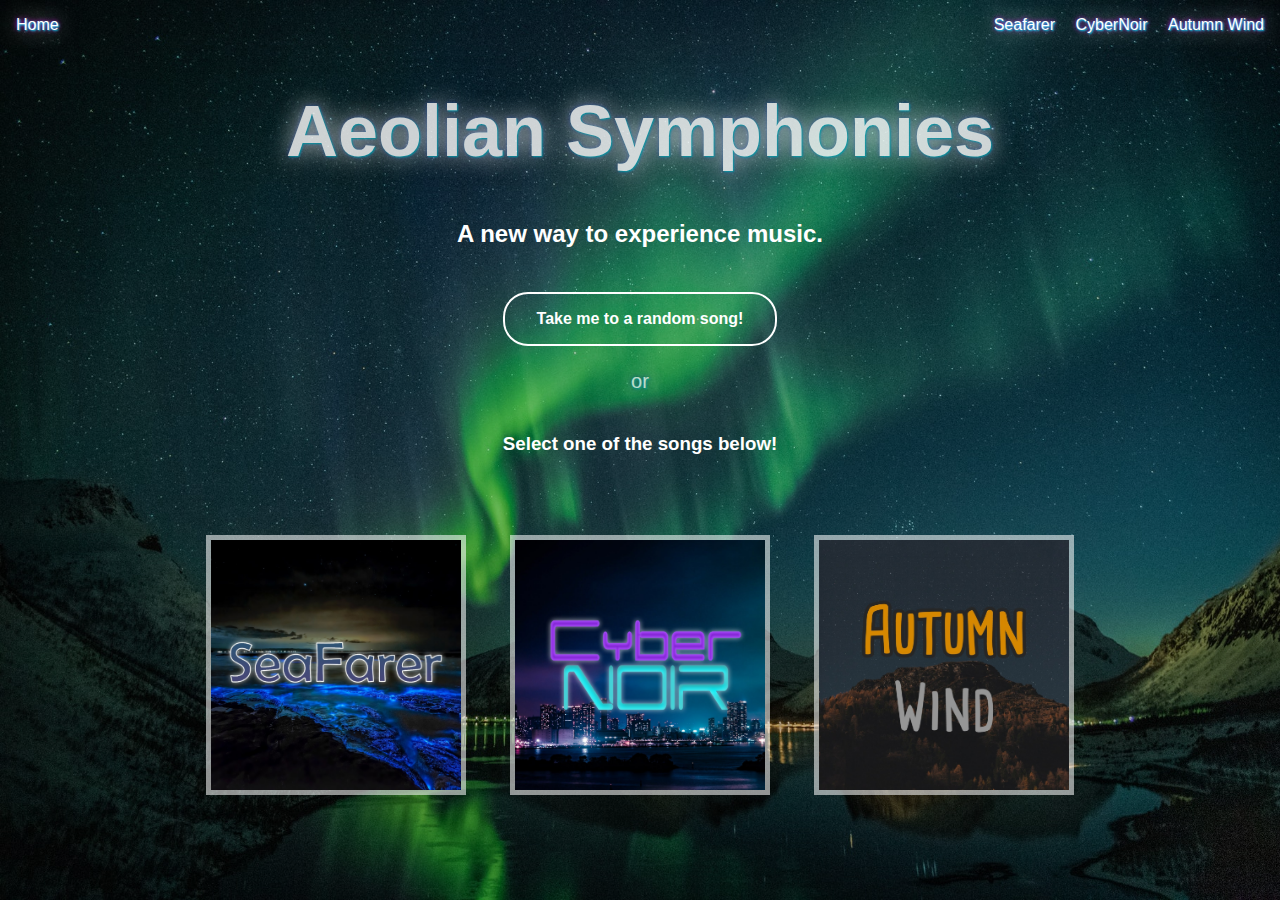
<file: index.html>
<!DOCTYPE html>
<!-- This is the Home Page for the Web Application -->
<html>
    <head>
        <title>Aeolian Symphonies</title>
        <link rel="stylesheet" href="layout.css">
    </head>
  
    <body>
        
        <script src="script.js"></script>
        
        <!-- Navigation Bar -->
        
        <ul>
            <li><a class="home" href="index.html">Home</a></li>
            <li><a href="sf.html">Seafarer</a></li>
            <li><a href="cn.html">CyberNoir</a></li>
            <li><a href="aw.html">Autumn Wind</a></li>
        </ul>
        
        <!-- Header and Description -->

        <h1>Aeolian Symphonies</h1>
        <h2 id="description">A new way to experience music.</h2>
        
        <!-- Button which takes users to a random page -->
        
        <div>
            <button id="random" onclick="randompage()">Take me to a random song!</button>
        </div>
        
        <p>or</p>
        
        <h3>Select one of the songs below!</h3>
        
        <!-- Cover art which links to the respective songs -->
        
        <div>
            <a href="sf.html"><img src="img/tsf.jpg" alt="Seafarer"></a>
            <a href="cn.html"><img src="img/tcn.jpg" alt="CyberNoir"></a>
            <a href="aw.html"><img src="img/taw.jpg" alt="Autumn Wind"></a>
        </div>
    </body>
</html>
</file>
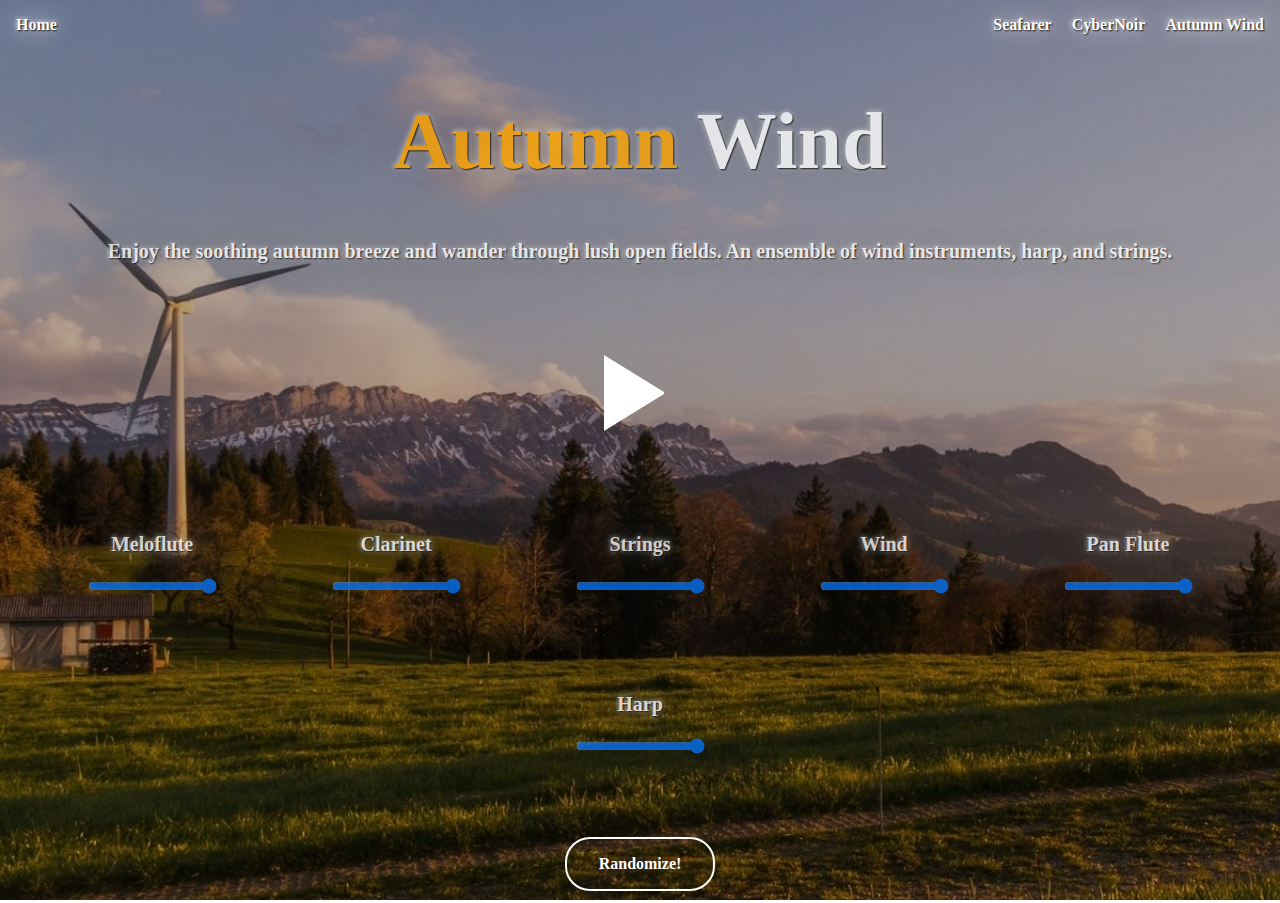
<file: aw.html>
<!DOCTYPE html>
<html>
    <head>
        <title>Autumn Wind</title>
        <link rel="stylesheet" href="aw.css">
    </head>
  
    <body>
        
        <script src="music.js"></script>
        
        <!-- Navigation Bar -->
        
        <ul>
            <li><a class="home" href="index.html">Home</a></li>
            <li><a href="sf.html">Seafarer</a></li>
            <li><a href="cn.html">CyberNoir</a></li>
            <li><a href="aw.html">Autumn Wind</a></li>
        </ul>
        
        <!-- Header and Description -->

        <h1><span class="autumn">Autumn </span>Wind</h1>
        <p id="description">Enjoy the soothing autumn breeze and wander through lush open fields. An ensemble of wind instruments, harp, and strings.</p>

        <!-- Play/Pause Buttons -->
        
        <div class="buttoncontainer">
            <input type="button" id="playpause" class="buttonplay" onclick="play()">
        </div>
        
        <!-- Sliders and Labels for Instrumental Tracks -->
        <!-- Sliders are set to have a min of 0 and a max of 1 and each step increases or decreases the value by 0.01 -->
        
        <div>
            <div class="slidecontainer">
                <p>Meloflute</p>
                <input type="range" min="0" max="1" value="1" step="0.01" class="slider" id="strack1" onchange='volume("track1","strack1")'>
            </div>

            <div class="slidecontainer">
                <p>Clarinet</p>
                <input type="range" min="0" max="1" value="1" step="0.01" class="slider" id="strack2" onchange='volume("track2","strack2")'>
            </div>

            <div class="slidecontainer">
                <p>Strings</p>
                <input type="range" min="0" max="1" value="1" step="0.01" class="slider" id="strack3" onchange='volume("track3","strack3")'>
            </div>

            <div class="slidecontainer">
                <p>Wind</p>
                <input type="range" min="0" max="1" value="1" step="0.01" class="slider" id="strack4" onchange='volume("track4","strack4")'>
            </div>

            <div class="slidecontainer">
                <p>Pan Flute</p>
                <input type="range" min="0" max="1" value="1" step="0.01" class="slider" id="strack5" onchange='volume("track5","strack5")'>
            </div>

            <div class="slidecontainer">
                <p>Harp</p>
                <input type="range" min="0" max="1" value="1" step="0.01" class="slider" id="strack6" onchange='volume("track6","strack6")'>
            </div>
        </div>
        
        <!-- The Randomize Button -->
        
        <div>
            <button id="random" onclick="randomize()">Randomize!</button>
        </div>
        
        <!-- Audio Files which prioritize .ogg from .mp3, set to loop -->
        
        <audio loop id="track1">
            <source src="audio/aw/aw_Insert%201.ogg" type="audio/ogg" />
            <source src="audio/aw/aw_Insert%201.mp3" type="audio/mp3" />
            Your browser does not support the audio element.
        </audio>
        
        <audio loop id="track2">
            <source src="audio/aw/aw_Insert%202.ogg" type="audio/ogg" />
            <source src="audio/aw/aw_Insert%202.mp3" type="audio/mp3" />
            Your browser does not support the audio element.
        </audio>
        
        <audio loop id="track3">
            <source src="audio/aw/aw_Insert%203.ogg" type="audio/ogg" />
            <source src="audio/aw/aw_Insert%203.mp3" type="audio/mp3" />
            Your browser does not support the audio element.
        </audio>
        
        <audio loop id="track4">
            <source src="audio/aw/aw_Insert%204.ogg" type="audio/ogg" />
            <source src="audio/aw/aw_Insert%204.mp3" type="audio/mp3" />
            Your browser does not support the audio element.
        </audio>
        
        <audio loop id="track5">
            <source src="audio/aw/aw_Insert%205.ogg" type="audio/ogg" />
            <source src="audio/aw/aw_Insert%205.mp3" type="audio/mp3" />
            Your browser does not support the audio element.
        </audio>
        
        <audio loop id="track6">
            <source src="audio/aw/aw_Insert%206.ogg" type="audio/ogg" />
            <source src="audio/aw/aw_Insert%206.mp3" type="audio/mp3" />
            Your browser does not support the audio element.
        </audio>

    </body>
</html>
</file>
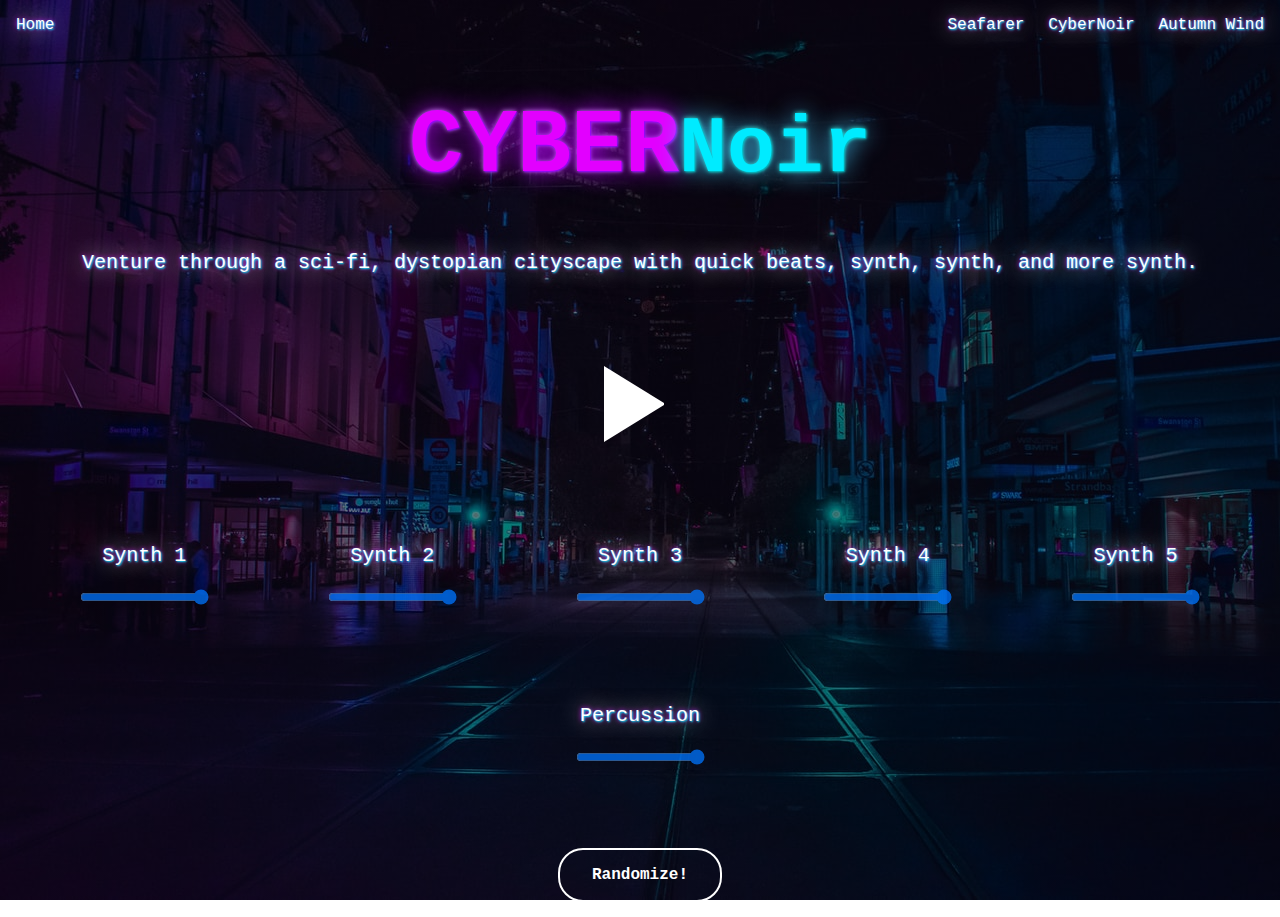
<file: cn.html>
<!DOCTYPE html>
<html>
    <head>
        <title>CyberNoir</title>
        <link rel="stylesheet" href="cn.css">
    </head>
  
    <body>
        
        <script src="music.js"></script>
        
        <!-- Navigation Bar -->
        
        <ul>
            <li><a class="home" href="index.html">Home</a></li>
            <li><a href="sf.html">Seafarer</a></li>
            <li><a href="cn.html">CyberNoir</a></li>
            <li><a href="aw.html">Autumn Wind</a></li>
        </ul>

        <!-- Header and Description -->

        <h1><span class="cyber">CYBER</span><span class="noir">Noir</span></h1>
        <p id="description">Venture through a sci-fi, dystopian cityscape with quick beats, synth, synth, and more synth.</p>

        <!-- Play/Pause Buttons -->
        
        <div class="buttoncontainer">
            <input type="button" id="playpause" class="buttonplay" onclick="play()">
        </div>
        
        <!-- Sliders and Labels for Instrumental Tracks -->
        <!-- Sliders are set to have a min of 0 and a max of 1 and each step increases or decreases the value by 0.01 -->
        
        <div>
            <div class="slidecontainer">
                <p>Synth 1</p>
                <input type="range" min="0" max="1" value="1" step="0.01" class="slider" id="strack1" onchange='volume("track1","strack1")'>
            </div>

            <div class="slidecontainer">
                <p>Synth 2</p>
                <input type="range" min="0" max="1" value="1" step="0.01" class="slider" id="strack2" onchange='volume("track2","strack2")'>
            </div>

            <div class="slidecontainer">
                <p>Synth 3</p>
                <input type="range" min="0" max="1" value="1" step="0.01" class="slider" id="strack3" onchange='volume("track3","strack3")'>
            </div>

            <div class="slidecontainer">
                <p>Synth 4</p>
                <input type="range" min="0" max="1" value="1" step="0.01" class="slider" id="strack4" onchange='volume("track4","strack4")'>
            </div>

            <div class="slidecontainer">
                <p>Synth 5</p>
                <input type="range" min="0" max="1" value="1" step="0.01" class="slider" id="strack5" onchange='volume("track5","strack5")'>
            </div>

            <div class="slidecontainer">
                <p>Percussion</p>
                <input type="range" min="0" max="1" value="1" step="0.01" class="slider" id="strack6" onchange='volume("track6","strack6")'>
            </div>
        </div>
        
        <!-- The Randomize Button -->
        
        <div>
            <button id="random" onclick="randomize()">Randomize!</button>
        </div>
        
        <!-- Audio Files which prioritize .ogg from .mp3, set to loop -->
        
        <audio loop id="track1">
            <source src="audio/cn/cn_Insert%201.ogg" type="audio/ogg" />
            <source src="audio/cn/cn_Insert%201.mp3" type="audio/mp3" />
            Your browser does not support the audio element.
        </audio>
        
        <audio loop id="track2">
            <source src="audio/cn/cn_Insert%202.ogg" type="audio/ogg" />
            <source src="audio/cn/cn_Insert%202.mp3" type="audio/mp3" />
            Your browser does not support the audio element.
        </audio>
        
        <audio loop id="track3">
            <source src="audio/cn/cn_Insert%203.ogg" type="audio/ogg" />
            <source src="audio/cn/cn_Insert%203.mp3" type="audio/mp3" />
            Your browser does not support the audio element.
        </audio>
        
        <audio loop id="track4">
            <source src="audio/cn/cn_Insert%204.ogg" type="audio/ogg" />
            <source src="audio/cn/cn_Insert%204.mp3" type="audio/mp3" />
            Your browser does not support the audio element.
        </audio>
        
        <audio loop id="track5">
            <source src="audio/cn/cn_Insert%205.ogg" type="audio/ogg" />
            <source src="audio/cn/cn_Insert%205.mp3" type="audio/mp3" />
            Your browser does not support the audio element.
        </audio>
        
        <audio loop id="track6">
            <source src="audio/cn/cn_Insert%206.ogg" type="audio/ogg" />
            <source src="audio/cn/cn_Insert%206.mp3" type="audio/mp3" />
            Your browser does not support the audio element.
        </audio>



    </body>
</html>
</file>
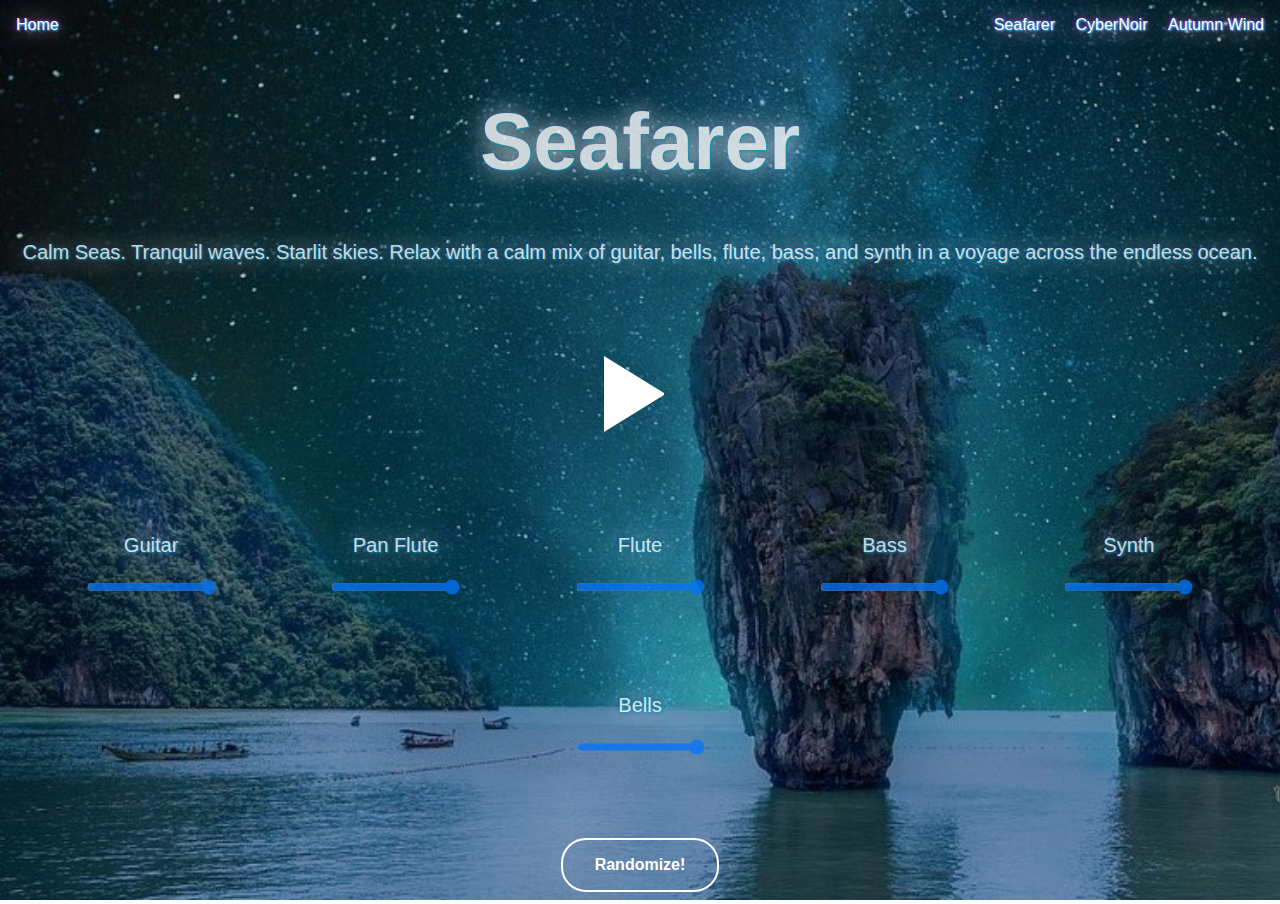
<file: sf.html>
<!DOCTYPE html>
<html>
    <head>
        <title>Seafarer</title>
        <link rel="stylesheet" href="sf.css">
    </head>
  
    <body>
        
        <script src="music.js"></script>
        
        <!-- Navigation Bar -->
        
        <ul>
            <li><a class="home" href="index.html">Home</a></li>
            <li><a href="sf.html">Seafarer</a></li>
            <li><a href="cn.html">CyberNoir</a></li>
            <li><a href="aw.html">Autumn Wind</a></li>
        </ul>

        <!-- Header and Description -->

        <h1>Seafarer</h1>
        <p id="description">Calm Seas. Tranquil waves. Starlit skies. Relax with a calm mix of guitar, bells, flute, bass, and synth in a voyage across the endless ocean.</p>

        <!-- Play/Pause Buttons -->
        
        <div class="buttoncontainer">
            <input type="button" id="playpause" class="buttonplay" onclick="play()">
        </div>
    
        <!-- Sliders and Labels for Instrumental Tracks -->
        <!-- Sliders are set to have a min of 0 and a max of 1 and each step increases or decreases the value by 0.01 -->
        
        <div>
            <div class="slidecontainer">
                <p>Guitar</p>
                <input type="range" min="0" max="1" value="1" step="0.01" class="slider" id="strack1" onchange='volume("track1","strack1")'>
            </div>

            <div class="slidecontainer">
                <p>Pan Flute</p>
                <input type="range" min="0" max="1" value="1" step="0.01" class="slider" id="strack2" onchange='volume("track2","strack2")'>
            </div>

            <div class="slidecontainer">
                <p>Flute</p>
                <input type="range" min="0" max="1" value="1" step="0.01" class="slider" id="strack3" onchange='volume("track3","strack3")'>
            </div>

            <div class="slidecontainer">
                <p>Bass</p>
                <input type="range" min="0" max="1" value="1" step="0.01" class="slider" id="strack4" onchange='volume("track4","strack4")'>
            </div>

            <div class="slidecontainer">
                <p>Synth</p>
                <input type="range" min="0" max="1" value="1" step="0.01" class="slider" id="strack5" onchange='volume("track5","strack5")'>
            </div>

            <div class="slidecontainer">
                <p>Bells</p>
                <input type="range" min="0" max="1" value="1" step="0.01" class="slider" id="strack6" onchange='volume("track6","strack6")'>
            </div>
        </div>
        
        <!-- The Randomize Button -->
        
        <div>
            <button id="random" onclick="randomize()">Randomize!</button>
        </div>
        
        <!-- Audio Files which prioritize .ogg from .mp3, set to loop -->
        
        <audio loop id="track1">
            <source src="audio/sf/sf_Insert%201.ogg" type="audio/ogg" />
            <source src="audio/sf/sf_Insert%201.mp3" type="audio/mp3" />
            Your browser does not support the audio element.
        </audio>
        
        <audio loop id="track2">
            <source src="audio/sf/sf_Insert%202.ogg" type="audio/ogg" />
            <source src="audio/sf/sf_Insert%202.mp3" type="audio/mp3" />
            Your browser does not support the audio element.
        </audio>
        
        <audio loop id="track3">
            <source src="audio/sf/sf_Insert%203.ogg" type="audio/ogg" />
            <source src="audio/sf/sf_Insert%203.mp3" type="audio/mp3" />
            Your browser does not support the audio element.
        </audio>
        
        <audio loop id="track4">
            <source src="audio/sf/sf_Insert%204.ogg" type="audio/ogg" />
            <source src="audio/sf/sf_Insert%204.mp3" type="audio/mp3" />
            Your browser does not support the audio element.
        </audio>
        
        <audio loop id="track5">
            <source src="audio/sf/sf_Insert%205.ogg" type="audio/ogg" />
            <source src="audio/sf/sf_Insert%205.mp3" type="audio/mp3" />
            Your browser does not support the audio element.
        </audio>
        
        <audio loop id="track6">
            <source src="audio/sf/sf_Insert%206.ogg" type="audio/ogg" />
            <source src="audio/sf/sf_Insert%206.mp3" type="audio/mp3" />
            Your browser does not support the audio element.
        </audio>



    </body>
</html>
</file>
<file: layout.css>
*{
    font-family: Arial, Verdana;
    color: white;
    text-align: center;
}

body {
    background-image: linear-gradient(rgba(0, 0, 0, 0.2), rgba(0, 0, 0, 0.2)), url("img/main.jpg");
    background-repeat: no-repeat;
    background-attachment: fixed;  
    background-size: cover;
}

img {
    max-width: 250px;
    border: 5px solid rgba(255, 255, 255, 0.56);
    cursor: pointer;
    margin: 20px;
}

img:hover {
    transform: scale(1.1);
}

h1,p {
    text-shadow: 1px 1px 2px #01acba, 0 0 25px #ffffff, 0 0 5px #001983;
    opacity: 0.7;
}

h1 {
    font-size: 72px;
    opacity: 0.8;
}

p {
    font-size:20px;
}

ul {
    list-style-type: none; /* Removes bullets */
    margin: 0px;
    padding: 0px;
    text-align: right; /*Aligns navbar elements to the right*/
}

li {
    display: inline; /* Keeps navbar elements in the same line */
}

li a {
    display: inline-block; /*Makes navbar elements a block so that it looks tidier */
    color: white;
    text-align: center;
    padding: 8px 8px;
    text-decoration: none; /* Removes the default underline */
    font-size: 16px;
    color: #ffffff;
    text-shadow: 1px 1px 2px #00ebff, 0 0 25px #ffffff, 0 0 5px #e200ff;
}

li a:hover {
    color: #e0e0e0;
    text-shadow: 2px 2px 3px #34efff, 0 0 25px #ffffff, 0 0 15px #ffffff;
}

.home {
    float: left;
}

#description, h3 {
    margin: 40px;
}

h3 {
    padding-bottom: 20px;
}

div {
    justify-content: center;
    align-items: center;
    text-align: center;
}

.buttoncontainer {
    position: relative;
    height: 240px;
    border: none;
    display: grid;
}


#random{
    background-color: transparent;
    border: 2px solid #ffffff;;
    color: white;
    padding: 16px 32px;
    text-align: center;
    font-weight:bold;
    font-size: 16px;
    margin: 4px 2px;
    transition-duration: 0.4s;
    cursor: pointer;
    border-radius: 25px;
}

#random:hover{
    background-color: rgba(128, 128, 128, 0.6);
}
</file>
<file: aw.css>
*{
    font-family: Georgia, Times New Roman;
    color:#ffffff;
    font-weight:bold;
}

h1,p {
    text-shadow: 1px 1px 2px #000000, 0 0 25px #868686, 0 0 5px #ffffff; /* Glow Effects */
    opacity: 0.8;
}

h1 {
    font-size: 80px;
    text-align: center;
}

p {
    font-size:20px;
}

.autumn{
    color:orange;
}

ul {
    list-style-type: none; /* Removes bullets */
    margin: 0px;
    padding: 0px;
    text-align: right; /*Aligns navbar elements to the right*/ 
}

li {
    display: inline; /* Keeps navbar elements in the same line */
}

li a {
    display: inline-block; /*Makes navbar elements a block so that it looks tidier */
    color: white;
    text-align: center;
    padding: 8px 8px;
    text-decoration: none; /* Removes the default underline */
    font-size: 16px;
    color: #ffffff;
    text-shadow: 1px 1px 2px #000000, 0 0 25px #ffffff, 0 0 5px #ffffff; /* Glow Effects */
}

li a:hover {
    color: #e0e0e0;
    text-shadow: 2px 2px 3px #000000, 0 0 25px #ffb948, 0 0 15px #ffbc50;
}

.home {
    float: left; /* Makes the home button float to the top left corner of the page */
}

#description {
    text-align:center;
    margin: 10px;
}


body {
    background-image: linear-gradient( rgba(0, 0, 0, 0.3), rgba(0, 0, 0, 0.3) ), url('img/aw.jpg'); /* Sets background image and darkens it */
    background-repeat: no-repeat;
    background-attachment: fixed;  
    background-size: cover;
}

div {
    justify-content: center;
    align-items: center;
    text-align: center;
}

/* .buttonplay and .buttonpause create the shape of play and pause buttons through the use of css borders */

.buttonplay, .buttonpause {
    border: 0;
    background: transparent;
    box-sizing: border-box;
    width: 0;
    height: 74px;

    border-color: transparent transparent transparent #ffffff;
    transition: 100ms all ease;
    cursor: pointer;
    
}

/* 'Play' icon for the button */

.buttonplay {
    border-style: solid;
    border-width: 37px 0 37px 60px;
}

/* 'Pause' icon for the button */

.buttonpause {
    border-style: double;
    border-width: 0px 0 0px 60px;
}

/* Additional Hover Effects */

.buttonplay:hover, .buttonpause:hover {
    border-color: transparent transparent transparent #d1d1d1;
}

.buttoncontainer {
    position: relative;
    height: 240px;
    border: none;
    display: grid;
}

/* Container for sliders and description */

.slidecontainer {
    position: relative;
    height: 160px;
    width: 240px;
    display: inline-block;

}

.slider {
    opacity: 75%;  
}

/* Customizes the randomize button */

#random{
    background-color: transparent;
    border: 2px solid #ffffff;;
    color: white;
    padding: 16px 32px;
    text-align: center;
    font-weight:bold;
    font-size: 16px;
    margin: 4px 2px;
    transition-duration: 0.4s;
    cursor: pointer;
    border-radius: 25px;
}

#random:hover{
    background-color: rgba(128, 128, 128, 0.6);
}
</file>
<file: cn.css>
*{
    font-family: monospace;
}

h1 {
    font-size: 80px;
    text-align: center;
}

p {
    color:white;
    font-size:20px;
    text-shadow: 1px 1px 2px #00ebff, 0 0 25px #ffffff, 0 0 5px #e200ff; /* Glow Effects */
}

.cyber {
    color: #e200ff;
    font-size:90px;
    font-family:courier;
    text-shadow: 1px 1px 2px #9300ff, 0 0 25px #ba00ff, 0 0 5px #deb7ff;
}

.noir {
    color:#00ebff;
    text-shadow: 1px 1px 2px #00bbc3, 0 0 25px #44cdff, 0 0 5px #2dffe7;
}

ul {
    list-style-type: none; /* Removes bullets */
    margin: 0px;
    padding: 0px;
    text-align: right; /*Aligns navbar elements to the right*/ 
}

li {
    display: inline; /* Keeps navbar elements in the same line */

}

li a {
    display: inline-block; /*Makes navbar elements a block so that it looks tidier */
    color: white;
    text-align: center;
    padding: 8px 8px;
    text-decoration: none; /* Removes the default underline */
    font-size: 16px;
    color: #ffffff;
    text-shadow: 1px 1px 2px #00ebff, 0 0 25px #ffffff, 0 0 5px #e200ff;
}

li a:hover {
    color: #e0e0e0;
    text-shadow: 2px 2px 3px #00ebff, 0 0 25px #ffffff, 0 0 15px #ffffff;
}

.home {
    float: left; /* Makes the home button float to the top left corner of the page */
}

.home:hover {
    text-shadow: 2px 2px 3px #eb00ff, 0 0 25px #ffffff, 0 0 15px #ffffff;
}

#description {
    text-align:center;
    margin: 10px;
}


body {
    background-image: linear-gradient( rgba(0, 0, 0, 0.5), rgba(0, 0, 0, 0.5) ), url('img/cn.jpeg'); /* Sets background image and darkens it */
    background-repeat: no-repeat;
    background-attachment: fixed;  
    background-size: cover;
}

div {
    justify-content: center;
    align-items: center;
    text-align: center;
}

/* .buttonplay and .buttonpause create the shape of play and pause buttons through the use of css borders */

.buttonplay, .buttonpause {
    border: 0;
    background: transparent;
    box-sizing: border-box;
    width: 0;
    height: 74px;

    border-color: transparent transparent transparent #ffffff;
    transition: 100ms all ease;
    cursor: pointer;
    
}

/* 'Play' icon for the button */

.buttonplay {
    border-style: solid;
    border-width: 37px 0 37px 60px;
}

/* 'Pause' icon for the button */

.buttonpause {
    border-style: double;
    border-width: 0px 0 0px 60px;
}

/* Additional Hover Effects */

.buttonplay:hover {
    border-color: transparent transparent transparent #ffccf9;
}

.buttonpause:hover {
    border-color: transparent transparent transparent #ccfbff;
}

.buttoncontainer {
    position: relative;
    height: 240px;
    border: none;
    display: grid;
}

/* Container for sliders and description */

.slidecontainer {
    position: relative;
    height: 160px;
    width: 240px;
    display: inline-block;

}

.slider {
    opacity: 75%;  
}

/* Customizes the randomize button */

#random{
    background-color: transparent;
    border: 2px solid #ffffff;;
    color: white;
    padding: 16px 32px;
    text-align: center;
    font-weight:bold;
    font-size: 16px;
    margin: 4px 2px;
    transition-duration: 0.4s;
    cursor: pointer;
    border-radius: 25px;
}

#random:hover{
    background-color: rgba(128, 128, 128, 0.6);
}
</file>
<file: sf.css>
*{
    font-family: Arial, Verdana;
    color:white;
}

h1,p {
    text-shadow: 1px 1px 2px #01acba, 0 0 25px #ffffff, 0 0 5px #001983; /* Glow Effects */
    opacity: 0.8;
}

h1 {
    font-size: 80px;
    text-align: center; 
}

p {
    font-size:20px;
}

ul {
    list-style-type: none; /* Removes bullets */
    margin: 0px;
    padding: 0px;
    text-align: right; /*Aligns navbar elements to the right*/ 
}

li {
    display: inline; /* Keeps navbar elements in the same line */
}

li a {
    display: inline-block; /*Makes navbar elements a block so that it looks tidier */
    color: white;
    text-align: center;
    padding: 8px 8px;
    text-decoration: none; /* Removes the default underline */
    font-size: 16px;
    color: #ffffff;
    text-shadow: 1px 1px 2px #00ebff, 0 0 25px #ffffff, 0 0 5px #e200ff;
}

li a:hover {
    color: #e0e0e0;
    text-shadow: 2px 2px 3px #34efff, 0 0 25px #ffffff, 0 0 15px #ffffff;
}

.home {
    float: left; /* Makes the home button float to the top left corner of the page */
}

#description {
    text-align:center;
    margin: 10px;
}

body {
    background-image: linear-gradient( rgba(0, 0, 0, 0.2), rgba(0, 0, 0, 0.1) ), url('img/sf.jpg'); /* Sets background image and darkens it */
    background-repeat: no-repeat;
    background-attachment: fixed;  
    background-size: cover;
}

div {
    justify-content: center;
    align-items: center;
    text-align: center;
}

/* .buttonplay and .buttonpause create the shape of play and pause buttons through the use of css borders */

.buttonplay, .buttonpause {
    border: 0;
    background: transparent;
    box-sizing: border-box;
    width: 0;
    height: 74px;

    border-color: transparent transparent transparent #ffffff;
    transition: 100ms all ease;
    cursor: pointer;
    
}

.buttonplay {
    border-style: solid;
    border-width: 37px 0 37px 60px;
}

.buttonplay:hover, .buttonpause:hover {
    border-color: transparent transparent transparent #d1d1d1;
}

.buttonpause {
    border-style: double;
    border-width: 0px 0 0px 60px;
}

.buttoncontainer {
    position: relative;
    height: 240px;
    border: none;
    display: grid;
}


/* Container for sliders and description */

.slidecontainer {
    position: relative;
    height: 160px;
    width: 240px;
    display: inline-block;

}

.slider {
    opacity: 75%;  
}

/* Customizes the randomize button */

#random{
    background-color: transparent;
    border: 2px solid #ffffff;;
    color: white;
    padding: 16px 32px;
    text-align: center;
    font-weight:bold;
    font-size: 16px;
    margin: 4px 2px;
    transition-duration: 0.4s;
    cursor: pointer;
    border-radius: 25px;
}

#random:hover{
    background-color: rgba(128, 128, 128, 0.6);
}
</file>
